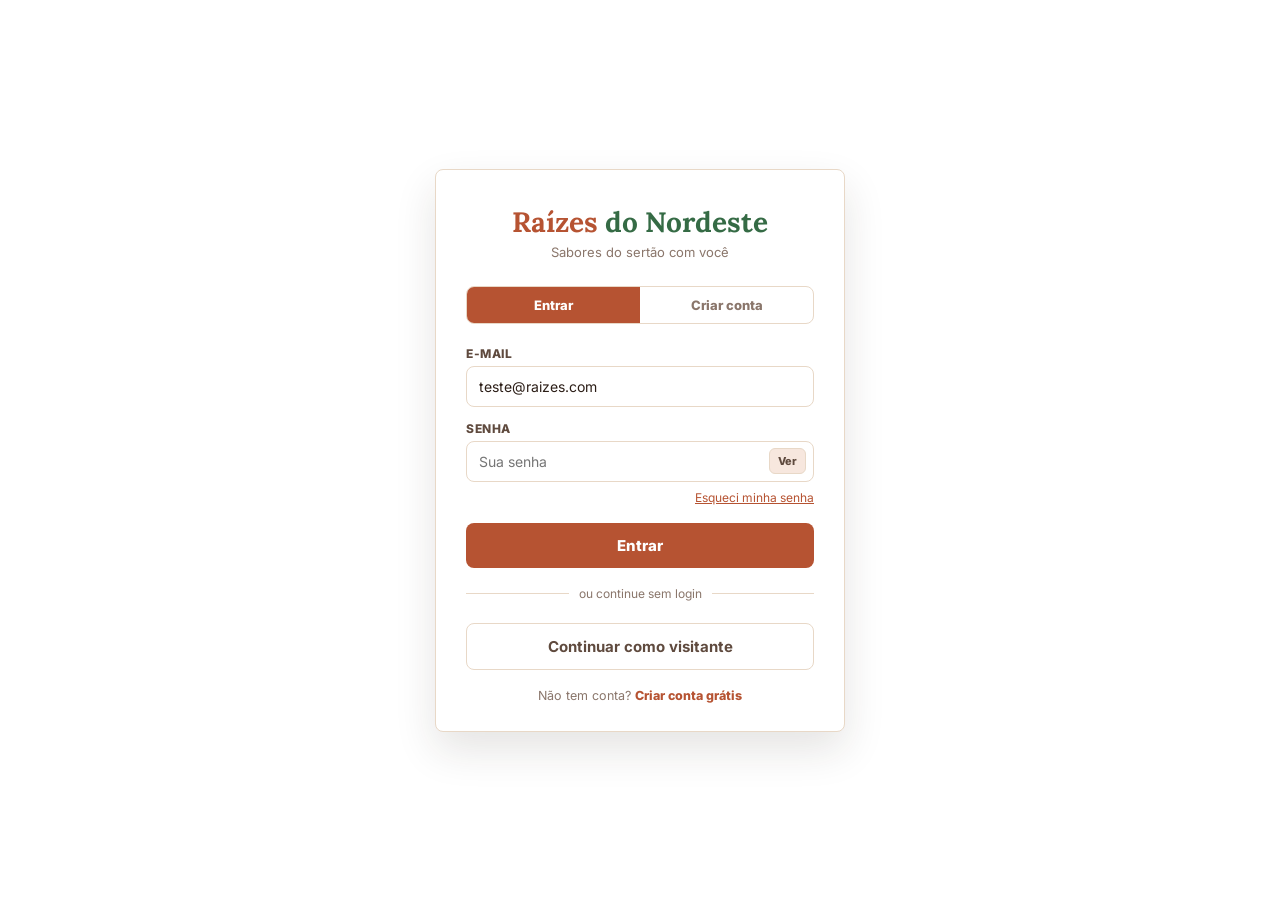
<file: index.html>
<!DOCTYPE html>
<html lang="pt-BR">
<head>
  <meta charset="UTF-8" />
  <meta name="viewport" content="width=device-width, initial-scale=1.0" />
  <title>Raízes do Nordeste</title>
  <link rel="preconnect" href="https://fonts.googleapis.com" />
  <link href="https://fonts.googleapis.com/css2?family=Lora:wght@600;700&family=Inter:wght@400;500;600;700&display=swap" rel="stylesheet" />
  <link rel="stylesheet" href="css/style.css?v=5" />
</head>
<body>
  <div class="lgpd-bar" id="lgpdBar">
    <span>
      <strong>LGPD:</strong> usamos cookies e alguns dados para pedidos, pagamento e fidelidade.
      <a href="pages/privacidade.html" target="_blank">Ver política de privacidade</a>
    </span>
    <div class="lgpd-actions">
      <button onclick="aceitarLGPD()">Aceitar todos</button>
      <button class="lgpd-skip" onclick="aceitarLGPD()">Só essenciais</button>
    </div>
  </div>

  <nav class="navbar">
    <div class="nav-logo">Raízes <span>do Nordeste</span></div>
    <div class="nav-right">
      <button class="nav-usuario" id="navUsuario" onclick="abrirPerfilUsuario()">Perfil</button>
      <div class="nav-points" id="navPoints">240 pts</div>
      <button class="nav-cart-btn" onclick="abrirCarrinho()">
        Carrinho <span class="cart-badge" id="cartBadge">0</span>
      </button>
      <button class="nav-menu-btn" onclick="toggleMenu()" aria-label="Abrir menu">Menu</button>
    </div>
  </nav>

  <div class="canal-bar">
    <button class="canal-tab active" id="tab-App" onclick="setCanal('App')">App</button>
    <button class="canal-tab" id="tab-Web" onclick="setCanal('Web')">Web</button>
    <button class="canal-tab" id="tab-Totem" onclick="setCanal('Totem')">Totem</button>
  </div>

  <div class="totem-banner" id="totemBanner" style="display:none">
    <strong>Modo Totem</strong> - Retirar no balcão ou comer aqui?
    <button onclick="setTotemModo('balcao')">Balcão</button>
    <button onclick="setTotemModo('mesa')">Mesa</button>
  </div>

  <div class="promo-banner">
    <strong>Combo Família com 15% OFF</strong> - só até domingo. Código: <strong>RAIZES15</strong>
  </div>

  <main class="main" id="mainContent">
    <div class="fidelidade-bar">
      <div>
        <div class="fid-pts" id="fidPoints">0 pts</div>
        <div class="fid-sub">Resgate a partir de 200 pts</div>
      </div>
      <div>
        <p class="fid-title">Programa Raízes Fiel</p>
        <p class="fid-desc">Cada R$ 1 gasto = 1 ponto. Troque por descontos e brindes.</p>
      </div>
      <button class="fid-btn" onclick="alert('Resgate em breve disponível!')">Resgatar</button>
    </div>

    <div class="section-label">Selecione a unidade</div>
    <div class="unit-row" id="unitRow"></div>

    <div class="section-label">Categorias</div>
    <div class="cat-row" id="catRow"></div>

    <div class="search-wrap">
      <input type="text" id="searchInput" placeholder="Buscar no cardápio..." oninput="filtrarCardapio()" />
    </div>

    <div class="grid" id="produtosGrid"></div>
  </main>

  <div class="status-screen" id="statusScreen" style="display:none">
    <img class="status-img" src="assets/img/pedido-pronto.svg" alt="Pedido pronto" />
    <h2>Pedido confirmado!</h2>
    <p class="status-sub">Acompanhe o status em tempo real</p>
    <div class="status-track" id="statusTrack"></div>
    <p class="status-note" id="statusNote">Atualizando automaticamente...</p>
    <button class="back-btn" onclick="voltarMenu()">Fazer novo pedido</button>
  </div>

  <div class="overlay" id="overlay" onclick="fecharCarrinho()"></div>

  <div class="drawer" id="drawer">
    <div class="drawer-head">
      <h3>Seu pedido</h3>
      <button class="close-btn" onclick="fecharCarrinho()" aria-label="Fechar carrinho">x</button>
    </div>
    <div class="cart-items" id="cartItems"></div>
    <div class="cart-footer" id="cartFooter"></div>
  </div>

  <script src="js/auth.js?v=5"></script>
  <script src="js/dados.js?v=5"></script>
  <script src="js/carrinho.js?v=5"></script>
  <script src="js/app.js?v=5"></script>
</body>
</html>
</file>
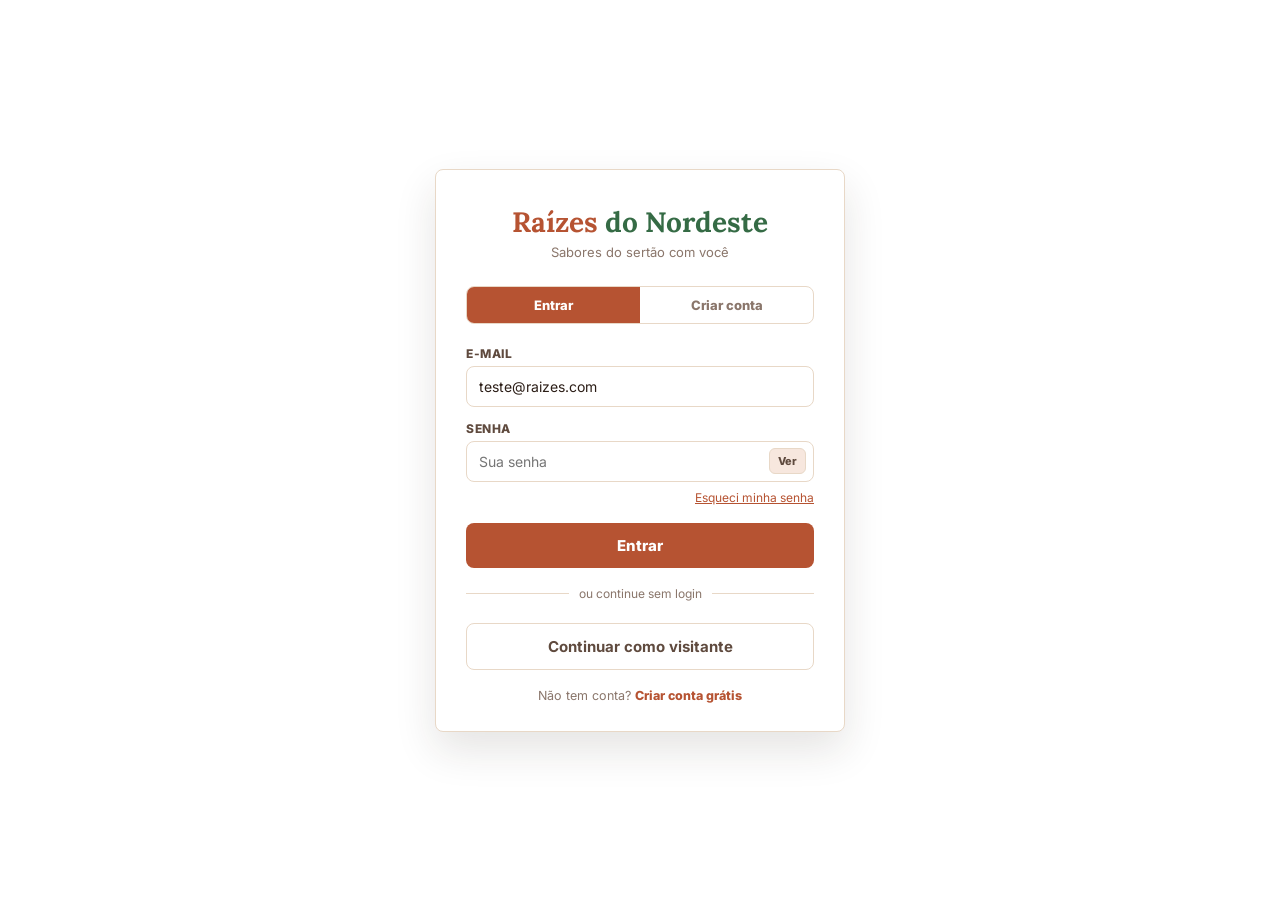
<file: pages/login.html>
<!DOCTYPE html>
<html lang="pt-BR">
<head>
  <meta charset="UTF-8" />
  <meta name="viewport" content="width=device-width, initial-scale=1.0" />
  <title>Login - Raízes do Nordeste</title>
  <link rel="preconnect" href="https://fonts.googleapis.com" />
  <link href="https://fonts.googleapis.com/css2?family=Lora:wght@600;700&family=Inter:wght@400;500;600;700&display=swap" rel="stylesheet" />
  <style>
    *, *::before, *::after { box-sizing: border-box; margin: 0; padding: 0; }
    :root {
      --bg: #ffffff;
      --card: #ffffff;
      --primary: #B65332;
      --primary-dk: #8F3A25;
      --primary-lt: #F7E7DE;
      --accent: #C9902E;
      --green: #356B45;
      --green-lt: #E7F0E8;
      --red-err: #b23b2a;
      --red-lt: #f8ded1;
      --text: #2B1D16;
      --text2: #5F4A3E;
      --text3: #8A766B;
      --border: #E8D8C7;
      --font-display: 'Lora', Georgia, serif;
      --font-body: 'Inter', system-ui, sans-serif;
      --radius: 8px;
      --shadow: 0 18px 42px rgba(43,29,22,.12);
      --transition: 0.2s ease;
    }
    body {
      font-family: var(--font-body);
      background: var(--bg);
      color: var(--text);
      min-height: 100vh;
      display: flex;
      align-items: center;
      justify-content: center;
      padding: 24px 16px;
    }
    button, input { font: inherit; }
    button { cursor: pointer; }
    .card {
      background: var(--card);
      border-radius: var(--radius);
      border: 1px solid var(--border);
      box-shadow: var(--shadow);
      padding: 34px 30px 28px;
      width: 100%;
      max-width: 410px;
      animation: slideUp .3s ease both;
    }
    @keyframes slideUp {
      from { opacity: 0; transform: translateY(14px); }
      to { opacity: 1; transform: translateY(0); }
    }
    .logo {
      font-family: var(--font-display);
      font-size: 28px;
      font-weight: 700;
      color: var(--primary);
      text-align: center;
      margin-bottom: 4px;
    }
    .logo span { color: var(--green); }
    .logo-sub {
      text-align: center;
      font-size: 13px;
      color: var(--text3);
      margin-bottom: 26px;
    }
    .tabs {
      display: flex;
      border: 1px solid var(--border);
      border-radius: var(--radius);
      overflow: hidden;
      margin-bottom: 22px;
      background: #fff;
    }
    .tab {
      flex: 1;
      padding: 10px;
      text-align: center;
      font-size: 13px;
      font-weight: 800;
      border: none;
      background: transparent;
      color: var(--text3);
      transition: all var(--transition);
    }
    .tab.active { background: var(--primary); color: #fff; }
    .form { display: flex; flex-direction: column; gap: 14px; }
    .field { display: flex; flex-direction: column; gap: 5px; }
    label {
      font-size: 12px;
      font-weight: 800;
      color: var(--text2);
      text-transform: uppercase;
      letter-spacing: .5px;
    }
    .input-wrap { position: relative; }
    input[type="text"],
    input[type="email"],
    input[type="password"],
    input[type="tel"] {
      width: 100%;
      padding: 11px 42px 11px 12px;
      border: 1.5px solid var(--border);
      border-radius: var(--radius);
      font-size: 14px;
      color: var(--text);
      background: #fff;
      outline: none;
      transition: border-color var(--transition), box-shadow var(--transition);
    }
    input:focus {
      border-color: var(--primary);
      box-shadow: 0 0 0 3px rgba(182,83,50,.12);
    }
    input.erro {
      border-color: var(--red-err);
      box-shadow: 0 0 0 3px rgba(178,59,42,.12);
    }
    .msg-erro {
      font-size: 11.5px;
      color: var(--red-err);
      display: none;
      padding-left: 2px;
    }
    .msg-erro.visivel { display: block; }
    .toggle-senha {
      position: absolute;
      right: 8px;
      top: 50%;
      transform: translateY(-50%);
      background: #F7E7DE;
      border: 1px solid var(--border);
      border-radius: 6px;
      padding: 5px 8px;
      font-size: 11px;
      font-weight: 800;
      color: var(--text2);
    }
    .forca-wrap { display: none; flex-direction: column; gap: 4px; }
    .forca-wrap.visivel { display: flex; }
    .forca-barra {
      height: 5px;
      border-radius: 5px;
      background: rgba(223,179,111,.65);
      overflow: hidden;
    }
    .forca-fill {
      height: 100%;
      border-radius: 5px;
      width: 0%;
      transition: width .3s, background .3s;
    }
    .forca-label { font-size: 11px; color: var(--text3); }
    .forgot {
      text-align: right;
      font-size: 12px;
      color: var(--primary);
      cursor: pointer;
      text-decoration: underline;
      margin-top: -6px;
    }
    .btn-principal {
      width: 100%;
      background: var(--primary);
      color: #fff;
      border: none;
      padding: 13px;
      border-radius: var(--radius);
      font-size: 15px;
      font-weight: 800;
      transition: background var(--transition), transform var(--transition);
      margin-top: 4px;
      display: flex;
      align-items: center;
      justify-content: center;
      gap: 8px;
    }
    .btn-principal:hover { background: var(--primary-dk); }
    .btn-principal:active { transform: scale(.98); }
    .btn-principal.loading { opacity: .72; cursor: wait; }
    .spinner {
      width: 16px;
      height: 16px;
      border: 2px solid rgba(255,255,255,.45);
      border-top-color: #fff;
      border-radius: 50%;
      animation: spin .6s linear infinite;
      display: none;
    }
    .btn-principal.loading .spinner { display: block; }
    .btn-principal.loading .btn-texto { display: none; }
    @keyframes spin { to { transform: rotate(360deg); } }
    .divisor {
      display: flex;
      align-items: center;
      gap: 10px;
      color: var(--text3);
      font-size: 12px;
      margin: 4px 0;
    }
    .divisor::before,
    .divisor::after {
      content: '';
      flex: 1;
      height: 1px;
      background: var(--border);
    }
    .toast {
      position: fixed;
      bottom: 24px;
      left: 50%;
      transform: translateX(-50%) translateY(80px);
      background: var(--text);
      color: #fff;
      padding: 10px 20px;
      border-radius: var(--radius);
      font-size: 13px;
      font-weight: 700;
      transition: transform .3s ease;
      z-index: 999;
      white-space: nowrap;
    }
    .toast.show { transform: translateX(-50%) translateY(0); }
    .toast.sucesso { background: var(--green); }
    .toast.falha { background: var(--red-err); }
    .lgpd-check {
      display: flex;
      align-items: flex-start;
      gap: 8px;
      font-size: 12px;
      color: var(--text2);
      line-height: 1.5;
    }
    .lgpd-check input[type="checkbox"] {
      width: 16px;
      height: 16px;
      margin-top: 2px;
      padding: 0;
      flex-shrink: 0;
      accent-color: var(--primary);
    }
    .lgpd-check a { color: var(--primary); text-decoration: underline; }
    .card-footer {
      text-align: center;
      font-size: 12.5px;
      color: var(--text3);
      margin-top: 18px;
    }
    .card-footer a {
      color: var(--primary);
      font-weight: 800;
      cursor: pointer;
      text-decoration: none;
    }
    .alerta {
      background: var(--red-lt);
      border: 1px solid #D8B284;
      border-radius: var(--radius);
      padding: 10px 14px;
      font-size: 13px;
      color: var(--red-err);
      display: none;
      margin-bottom: 14px;
    }
    .alerta.visivel { display: block; }
    @media (max-width: 440px) {
      .card { padding: 28px 20px 24px; }
    }
  </style>
</head>
<body>
  <div class="card">
    <div class="logo">Raízes <span>do Nordeste</span></div>
    <p class="logo-sub">Sabores do sertão com você</p>

    <div class="tabs">
      <button class="tab active" id="tabLogin" onclick="mostrarAba('login')">Entrar</button>
      <button class="tab" id="tabCadastro" onclick="mostrarAba('cadastro')">Criar conta</button>
    </div>

    <div class="alerta" id="alertaGeral"></div>

    <form class="form" id="formLogin" onsubmit="submitLogin(event)" novalidate>
      <div class="field">
        <label for="loginEmail">E-mail</label>
        <input type="email" id="loginEmail" placeholder="seu@email.com" oninput="limparErro('loginEmail')" />
        <span class="msg-erro" id="erroLoginEmail">Informe um e-mail válido.</span>
      </div>

      <div class="field">
        <label for="loginSenha">Senha</label>
        <div class="input-wrap">
          <input type="password" id="loginSenha" placeholder="Sua senha" oninput="limparErro('loginSenha')" />
          <button type="button" class="toggle-senha" onclick="toggleSenha('loginSenha', this)">Ver</button>
        </div>
        <span class="msg-erro" id="erroLoginSenha">Informe sua senha.</span>
      </div>

      <p class="forgot" onclick="esqueciSenha()">Esqueci minha senha</p>

      <button type="submit" class="btn-principal" id="btnLogin">
        <span class="spinner"></span>
        <span class="btn-texto">Entrar</span>
      </button>

      <div class="divisor">ou continue sem login</div>

      <button type="button" class="btn-principal" style="background:#fff;color:var(--text2);border:1px solid var(--border);font-weight:700" onclick="entrarSemLogin()">
        <span class="btn-texto">Continuar como visitante</span>
      </button>
    </form>

    <form class="form" id="formCadastro" style="display:none" onsubmit="submitCadastro(event)" novalidate>
      <div class="field">
        <label for="cadNome">Nome completo</label>
        <input type="text" id="cadNome" placeholder="Seu nome completo" oninput="limparErro('cadNome')" />
        <span class="msg-erro" id="erroCadNome">Informe seu nome completo.</span>
      </div>

      <div class="field">
        <label for="cadEmail">E-mail</label>
        <input type="email" id="cadEmail" placeholder="seu@email.com" oninput="limparErro('cadEmail')" />
        <span class="msg-erro" id="erroCadEmail">Informe um e-mail válido.</span>
      </div>

      <div class="field">
        <label for="cadCPF">CPF</label>
        <input type="text" id="cadCPF" placeholder="000.000.000-00" maxlength="14" oninput="mascaraCPF(this); limparErro('cadCPF')" />
        <span class="msg-erro" id="erroCadCPF">Informe um CPF válido com 11 dígitos.</span>
      </div>

      <div class="field">
        <label for="cadTel">Telefone / WhatsApp</label>
        <input type="tel" id="cadTel" placeholder="(00) 00000-0000" maxlength="15" oninput="mascaraTel(this); limparErro('cadTel')" />
        <span class="msg-erro" id="erroCadTel">Informe um telefone válido.</span>
      </div>

      <div class="field">
        <label for="cadSenha">Senha</label>
        <div class="input-wrap">
          <input type="password" id="cadSenha" placeholder="Mínimo 6 caracteres" oninput="verificarForca(this); limparErro('cadSenha')" />
          <button type="button" class="toggle-senha" onclick="toggleSenha('cadSenha', this)">Ver</button>
        </div>
        <div class="forca-wrap" id="forcaWrap">
          <div class="forca-barra"><div class="forca-fill" id="forcaFill"></div></div>
          <span class="forca-label" id="forcaLabel"></span>
        </div>
        <span class="msg-erro" id="erroCadSenha">A senha deve ter pelo menos 6 caracteres.</span>
      </div>

      <div class="field">
        <label for="cadConfSenha">Confirmar senha</label>
        <div class="input-wrap">
          <input type="password" id="cadConfSenha" placeholder="Repita a senha" oninput="limparErro('cadConfSenha')" />
          <button type="button" class="toggle-senha" onclick="toggleSenha('cadConfSenha', this)">Ver</button>
        </div>
        <span class="msg-erro" id="erroCadConfSenha">As senhas não coincidem.</span>
      </div>

      <label class="lgpd-check">
        <input type="checkbox" id="cadLGPD" onchange="limparErro('cadLGPD')" />
        Concordo com a <a href="privacidade.html" target="_blank">Política de Privacidade</a> e o tratamento dos meus dados conforme a <strong>LGPD</strong>.
      </label>
      <span class="msg-erro" id="erroCadLGPD">Você precisa aceitar os termos para continuar.</span>

      <button type="submit" class="btn-principal" id="btnCadastro">
        <span class="spinner"></span>
        <span class="btn-texto">Criar conta</span>
      </button>
    </form>

    <div class="card-footer" id="cardFooterLink">
      Não tem conta?
      <a onclick="mostrarAba('cadastro')">Criar conta grátis</a>
    </div>
  </div>

  <div class="toast" id="toast"></div>

  <script>
    const USUARIO_KEY = "usuarioLogado";

    const USUARIOS = [
      { email: "teste@raizes.com", senha: "123456", nome: "Maria Nordeste" },
      { email: "admin@raizes.com", senha: "admin123", nome: "Admin Raízes" },
    ];

    function salvarUsuario(usuario) {
      const dados = JSON.stringify(usuario);
      localStorage.setItem(USUARIO_KEY, dados);
      sessionStorage.setItem(USUARIO_KEY, dados);
      return `../index.html?usuario=${encodeURIComponent(dados)}`;
    }

    function mostrarAba(aba) {
      const isLogin = aba === "login";
      document.getElementById("formLogin").style.display = isLogin ? "flex" : "none";
      document.getElementById("formCadastro").style.display = isLogin ? "none" : "flex";
      document.getElementById("tabLogin").classList.toggle("active", isLogin);
      document.getElementById("tabCadastro").classList.toggle("active", !isLogin);
      document.getElementById("cardFooterLink").innerHTML = isLogin
        ? `Não tem conta? <a onclick="mostrarAba('cadastro')">Criar conta grátis</a>`
        : `Já tem conta? <a onclick="mostrarAba('login')">Entrar</a>`;
      document.getElementById("alertaGeral").classList.remove("visivel");
    }

    function submitLogin(e) {
      e.preventDefault();
      let valido = true;
      const email = document.getElementById("loginEmail").value.trim();
      const senha = document.getElementById("loginSenha").value;

      if (!validarEmail(email)) { mostrarErro("loginEmail", "erroLoginEmail"); valido = false; }
      if (!senha) { mostrarErro("loginSenha", "erroLoginSenha"); valido = false; }
      if (!valido) return;

      setLoading("btnLogin", true);
      setTimeout(() => {
        setLoading("btnLogin", false);
        const usuario = USUARIOS.find(u => u.email === email && u.senha === senha);
        if (usuario) {
          const destino = salvarUsuario({
            nome: usuario.nome,
            email: usuario.email,
            pontos: 240,
          });
          mostrarToast(`Bem-vindo(a), ${usuario.nome.split(" ")[0]}!`, "sucesso");
          setTimeout(() => { window.location.href = destino; }, 900);
        } else {
          const alerta = document.getElementById("alertaGeral");
          alerta.textContent = "E-mail ou senha incorretos. Tente novamente.";
          alerta.classList.add("visivel");
        }
      }, 900);
    }

    function submitCadastro(e) {
      e.preventDefault();
      let valido = true;
      const nome = document.getElementById("cadNome").value.trim();
      const email = document.getElementById("cadEmail").value.trim();
      const cpf = document.getElementById("cadCPF").value.replace(/\D/g,"");
      const tel = document.getElementById("cadTel").value.replace(/\D/g,"");
      const senha = document.getElementById("cadSenha").value;
      const confSenha = document.getElementById("cadConfSenha").value;
      const lgpd = document.getElementById("cadLGPD").checked;

      if (nome.split(" ").length < 2) { mostrarErro("cadNome", "erroCadNome"); valido = false; }
      if (!validarEmail(email)) { mostrarErro("cadEmail", "erroCadEmail"); valido = false; }
      if (cpf.length !== 11) { mostrarErro("cadCPF", "erroCadCPF"); valido = false; }
      if (tel.length < 10) { mostrarErro("cadTel", "erroCadTel"); valido = false; }
      if (senha.length < 6) { mostrarErro("cadSenha", "erroCadSenha"); valido = false; }
      if (senha !== confSenha) { mostrarErro("cadConfSenha", "erroCadConfSenha"); valido = false; }
      if (!lgpd) { mostrarErro("cadLGPD", "erroCadLGPD"); valido = false; }
      if (!valido) return;

      setLoading("btnCadastro", true);
      setTimeout(() => {
        setLoading("btnCadastro", false);
        const destino = salvarUsuario({ nome, email, pontos: 0 });
        mostrarToast("Conta criada com sucesso!", "sucesso");
        setTimeout(() => { window.location.href = destino; }, 900);
      }, 1000);
    }

    function entrarSemLogin() {
      const destino = salvarUsuario({
        nome: "Visitante",
        email: "",
        pontos: 0,
      });
      window.location.href = destino;
    }

    function mostrarErro(inputId, erroId) {
      document.getElementById(inputId).classList.add("erro");
      document.getElementById(erroId).classList.add("visivel");
    }
    function limparErro(inputId) {
      const el = document.getElementById(inputId);
      if (!el) return;
      el.classList.remove("erro");
      const erroId = "erro" + inputId.charAt(0).toUpperCase() + inputId.slice(1);
      document.getElementById(erroId)?.classList.remove("visivel");
    }
    function setLoading(btnId, on) {
      document.getElementById(btnId).classList.toggle("loading", on);
    }
    function validarEmail(email) {
      return /^[^\s@]+@[^\s@]+\.[^\s@]+$/.test(email);
    }
    function toggleSenha(inputId, btn) {
      const input = document.getElementById(inputId);
      const visivel = input.type === "text";
      input.type = visivel ? "password" : "text";
      btn.textContent = visivel ? "Ver" : "Ocultar";
    }
    function esqueciSenha() {
      mostrarToast("Enviamos um link de recuperação para seu e-mail.", "sucesso");
    }
    function verificarForca(input) {
      const senha = input.value;
      const wrap = document.getElementById("forcaWrap");
      const fill = document.getElementById("forcaFill");
      const label = document.getElementById("forcaLabel");
      if (!senha) { wrap.classList.remove("visivel"); return; }
      wrap.classList.add("visivel");

      let forca = 0;
      if (senha.length >= 6) forca++;
      if (senha.length >= 10) forca++;
      if (/[A-Z]/.test(senha)) forca++;
      if (/[0-9]/.test(senha)) forca++;
      if (/[^A-Za-z0-9]/.test(senha)) forca++;

      const configs = [
        { pct:"20%", cor:"#b23b2a", txt:"Muito fraca" },
        { pct:"40%", cor:"#C9902E", txt:"Fraca" },
        { pct:"60%", cor:"#d6b94c", txt:"Razoável" },
        { pct:"80%", cor:"#4f9b61", txt:"Forte" },
        { pct:"100%", cor:"#356B45", txt:"Muito forte" },
      ];
      const c = configs[forca - 1] || configs[0];
      fill.style.width = c.pct;
      fill.style.background = c.cor;
      label.textContent = c.txt;
      label.style.color = c.cor;
    }
    function mascaraCPF(input) {
      let v = input.value.replace(/\D/g,"").slice(0,11);
      v = v.replace(/(\d{3})(\d)/,"$1.$2");
      v = v.replace(/(\d{3})(\d)/,"$1.$2");
      v = v.replace(/(\d{3})(\d{1,2})$/,"$1-$2");
      input.value = v;
    }
    function mascaraTel(input) {
      let v = input.value.replace(/\D/g,"").slice(0,11);
      if (v.length <= 10) v = v.replace(/(\d{2})(\d)/,"($1) $2").replace(/(\d{4})(\d)/,"$1-$2");
      else v = v.replace(/(\d{2})(\d)/,"($1) $2").replace(/(\d{5})(\d)/,"$1-$2");
      input.value = v;
    }
    function mostrarToast(msg, tipo="") {
      const toast = document.getElementById("toast");
      toast.textContent = msg;
      toast.className = "toast " + tipo;
      toast.classList.add("show");
      setTimeout(() => toast.classList.remove("show"), 3000);
    }

    document.getElementById("loginEmail").value = "teste@raizes.com";
  </script>
</body>
</html>
</file>
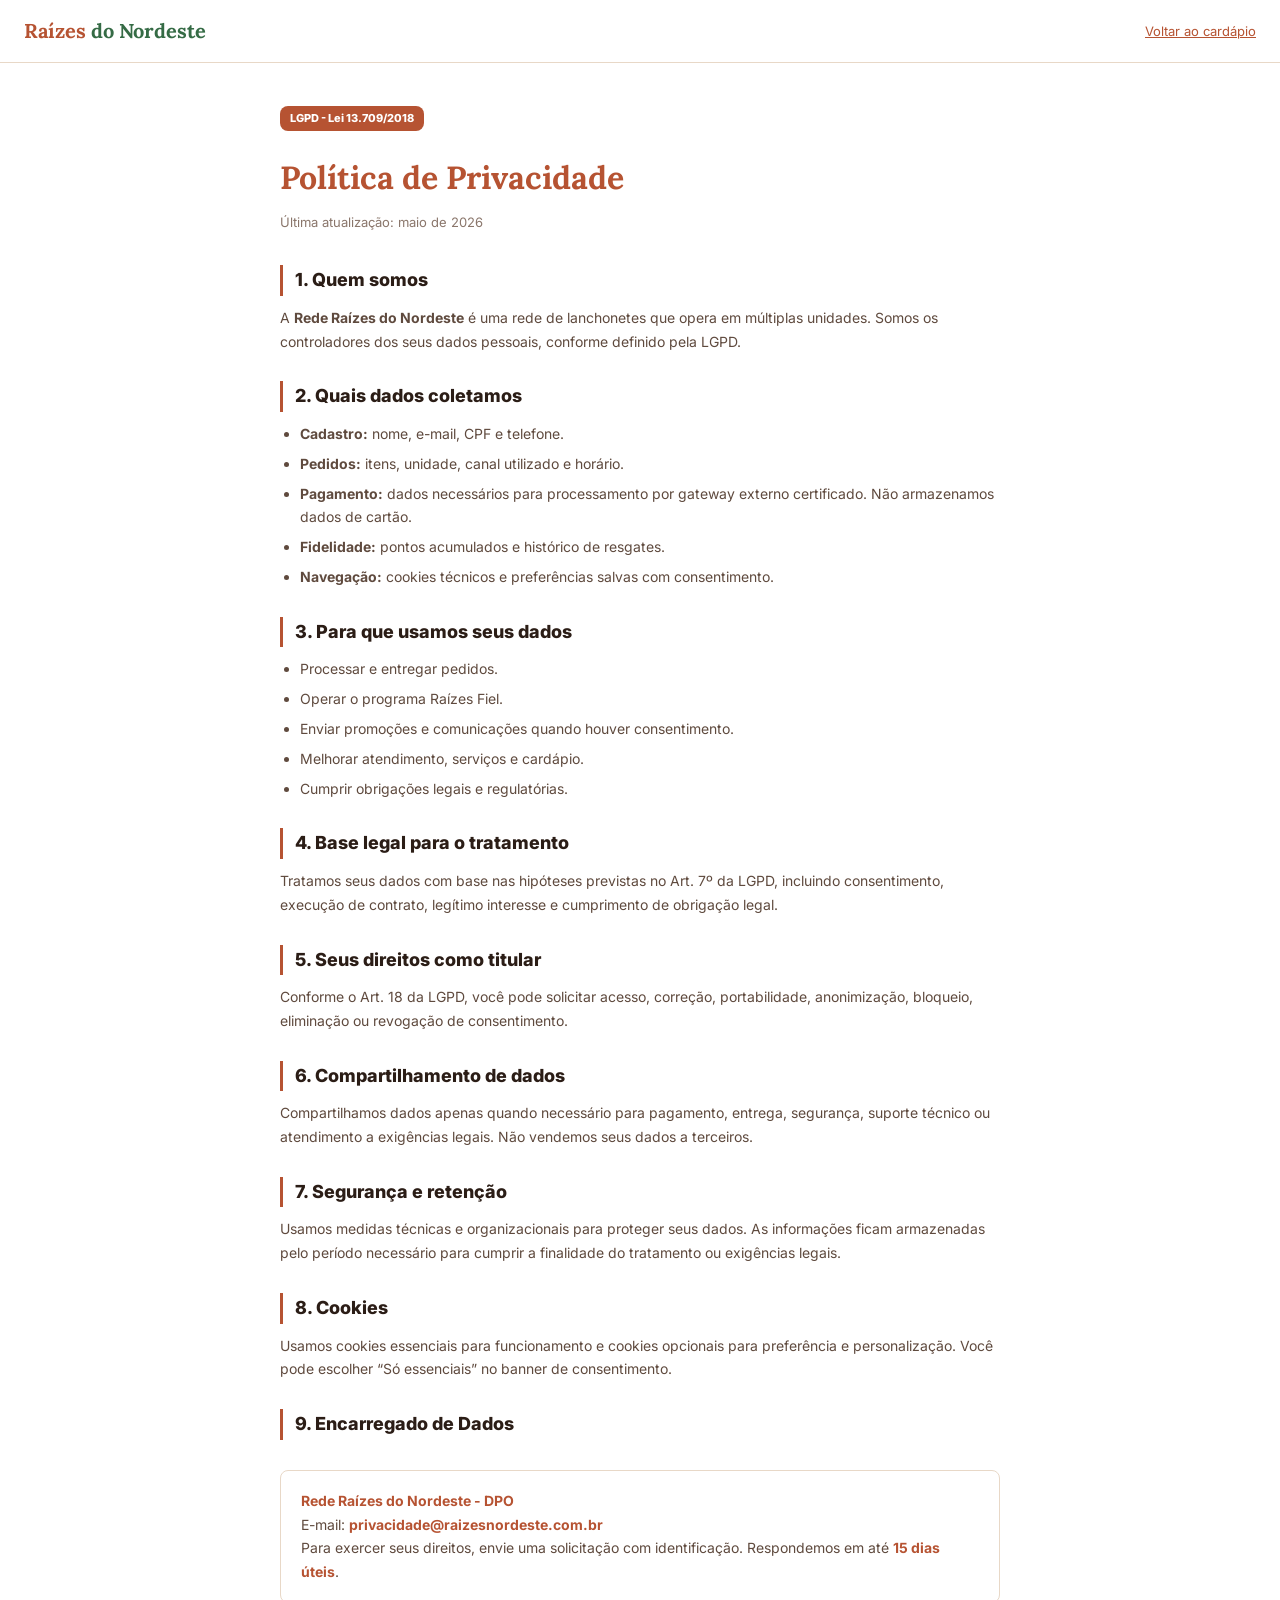
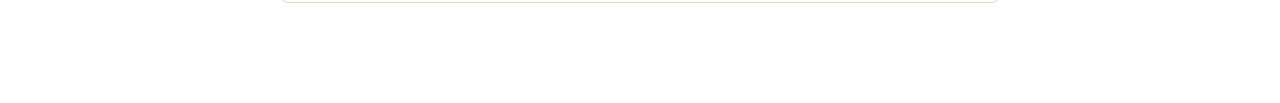
<file: pages/privacidade.html>
<!DOCTYPE html>
<html lang="pt-BR">
<head>
  <meta charset="UTF-8" />
  <meta name="viewport" content="width=device-width, initial-scale=1.0" />
  <title>Política de Privacidade - Raízes do Nordeste</title>
  <link rel="preconnect" href="https://fonts.googleapis.com" />
  <link href="https://fonts.googleapis.com/css2?family=Lora:wght@600;700&family=Inter:wght@400;500;600;700&display=swap" rel="stylesheet" />
  <style>
    *, *::before, *::after { box-sizing: border-box; margin: 0; padding: 0; }
    :root {
      --primary: #B65332;
      --accent: #C9902E;
      --text: #2B1D16;
      --text2: #5F4A3E;
      --text3: #8A766B;
      --bg: #ffffff;
      --surface: #ffffff;
      --border: #E8D8C7;
      --font-display: 'Lora', Georgia, serif;
      --font-body: 'Inter', system-ui, sans-serif;
    }
    body {
      font-family: var(--font-body);
      background: var(--bg);
      color: var(--text);
      line-height: 1.7;
    }
    nav {
      background: var(--surface);
      border-bottom: 1px solid var(--border);
      padding: 14px 24px;
      display: flex;
      align-items: center;
      gap: 12px;
    }
    nav a { text-decoration: none; }
    .nav-logo {
      font-family: var(--font-display);
      font-size: 20px;
      color: var(--primary);
      font-weight: 700;
    }
    .nav-logo span { color: #356B45; }
    .back-link {
      font-size: 13px;
      color: var(--primary);
      margin-left: auto;
      text-decoration: underline;
      cursor: pointer;
    }
    .container {
      max-width: 760px;
      margin: 40px auto;
      padding: 0 20px 60px;
    }
    h1 {
      font-family: var(--font-display);
      font-size: 32px;
      font-weight: 700;
      color: var(--primary);
      margin-bottom: 6px;
    }
    .subtitle { font-size: 13px; color: var(--text3); margin-bottom: 32px; }
    h2 {
      font-size: 18px;
      font-weight: 800;
      color: var(--text);
      margin: 28px 0 10px;
      border-left: 3px solid var(--primary);
      padding-left: 12px;
    }
    p { font-size: 14px; color: var(--text2); margin-bottom: 10px; }
    ul { padding-left: 20px; margin-bottom: 10px; }
    li { font-size: 14px; color: var(--text2); margin-bottom: 6px; }
    .badge {
      display: inline-block;
      background: var(--primary);
      color: #fff;
      font-size: 11px;
      font-weight: 800;
      padding: 3px 10px;
      border-radius: 8px;
      margin-bottom: 20px;
    }
    .contato-box {
      background: var(--surface);
      border: 1px solid var(--border);
      border-radius: 8px;
      padding: 18px 20px;
      margin-top: 30px;
    }
    .contato-box p { margin: 0; }
    .contato-box strong { color: var(--primary); }
  </style>
</head>
<body>
  <nav>
    <a href="../index.html"><div class="nav-logo">Raízes <span>do Nordeste</span></div></a>
    <a class="back-link" href="../index.html">Voltar ao cardápio</a>
  </nav>

  <div class="container">
    <span class="badge">LGPD - Lei 13.709/2018</span>
    <h1>Política de Privacidade</h1>
    <p class="subtitle">Última atualização: maio de 2026</p>

    <h2>1. Quem somos</h2>
    <p>A <strong>Rede Raízes do Nordeste</strong> é uma rede de lanchonetes que opera em múltiplas unidades. Somos os controladores dos seus dados pessoais, conforme definido pela LGPD.</p>

    <h2>2. Quais dados coletamos</h2>
    <ul>
      <li><strong>Cadastro:</strong> nome, e-mail, CPF e telefone.</li>
      <li><strong>Pedidos:</strong> itens, unidade, canal utilizado e horário.</li>
      <li><strong>Pagamento:</strong> dados necessários para processamento por gateway externo certificado. Não armazenamos dados de cartão.</li>
      <li><strong>Fidelidade:</strong> pontos acumulados e histórico de resgates.</li>
      <li><strong>Navegação:</strong> cookies técnicos e preferências salvas com consentimento.</li>
    </ul>

    <h2>3. Para que usamos seus dados</h2>
    <ul>
      <li>Processar e entregar pedidos.</li>
      <li>Operar o programa Raízes Fiel.</li>
      <li>Enviar promoções e comunicações quando houver consentimento.</li>
      <li>Melhorar atendimento, serviços e cardápio.</li>
      <li>Cumprir obrigações legais e regulatórias.</li>
    </ul>

    <h2>4. Base legal para o tratamento</h2>
    <p>Tratamos seus dados com base nas hipóteses previstas no Art. 7º da LGPD, incluindo consentimento, execução de contrato, legítimo interesse e cumprimento de obrigação legal.</p>

    <h2>5. Seus direitos como titular</h2>
    <p>Conforme o Art. 18 da LGPD, você pode solicitar acesso, correção, portabilidade, anonimização, bloqueio, eliminação ou revogação de consentimento.</p>

    <h2>6. Compartilhamento de dados</h2>
    <p>Compartilhamos dados apenas quando necessário para pagamento, entrega, segurança, suporte técnico ou atendimento a exigências legais. Não vendemos seus dados a terceiros.</p>

    <h2>7. Segurança e retenção</h2>
    <p>Usamos medidas técnicas e organizacionais para proteger seus dados. As informações ficam armazenadas pelo período necessário para cumprir a finalidade do tratamento ou exigências legais.</p>

    <h2>8. Cookies</h2>
    <p>Usamos cookies essenciais para funcionamento e cookies opcionais para preferência e personalização. Você pode escolher “Só essenciais” no banner de consentimento.</p>

    <h2>9. Encarregado de Dados</h2>
    <div class="contato-box">
      <p><strong>Rede Raízes do Nordeste - DPO</strong><br>
      E-mail: <strong>privacidade@raizesnordeste.com.br</strong><br>
      Para exercer seus direitos, envie uma solicitação com identificação. Respondemos em até <strong>15 dias úteis</strong>.</p>
    </div>
  </div>
</body>
</html>
</file>
<file: css/style.css>
*, *::before, *::after { box-sizing: border-box; margin: 0; padding: 0; }

:root {
  --bg: #ffffff;
  --surface: #ffffff;
  --card: #ffffff;
  --primary: #B65332;
  --primary-dk: #8F3A25;
  --primary-lt: #F7E7DE;
  --accent: #C9902E;
  --accent-lt: #FBF1D9;
  --green: #356B45;
  --green-lt: #E7F0E8;
  --text: #2B1D16;
  --text2: #5F4A3E;
  --text3: #8A766B;
  --border: #E8D8C7;
  --shadow-sm: 0 1px 4px rgba(43,29,22,.05);
  --shadow-md: 0 10px 24px rgba(43,29,22,.10);
  --shadow-lg: 0 18px 42px rgba(43,29,22,.16);
  --radius: 8px;
  --radius-sm: 6px;
  --font-display: 'Lora', Georgia, serif;
  --font-body: 'Inter', system-ui, sans-serif;
  --transition: 0.2s ease;
}

html { scroll-behavior: smooth; }
body {
  font-family: var(--font-body);
  background: var(--bg);
  color: var(--text);
  min-height: 100vh;
  -webkit-font-smoothing: antialiased;
}

button, input { font: inherit; }
button { cursor: pointer; }

.lgpd-bar {
  background: #2B1D16;
  color: #ffffff;
  padding: 10px 16px;
  display: flex;
  align-items: center;
  justify-content: center;
  gap: 12px;
  flex-wrap: wrap;
  font-size: 12.5px;
  line-height: 1.5;
}
.lgpd-bar a { color: #F1C87D; text-decoration: underline; }
.lgpd-actions { display: flex; gap: 8px; flex-shrink: 0; }
.lgpd-actions button {
  background: var(--accent);
  color: #fff;
  border: none;
  padding: 6px 14px;
  border-radius: var(--radius-sm);
  font-size: 12px;
  font-weight: 700;
  transition: background var(--transition);
}
.lgpd-actions button:hover { background: var(--primary); }
.lgpd-skip {
  background: transparent !important;
  border: 1px solid rgba(255,255,255,.35) !important;
  color: rgba(255,255,255,.78) !important;
}

.navbar {
  background: rgba(255,255,255,.96);
  border-bottom: 1px solid rgba(232,216,199,.9);
  padding: 0 16px;
  height: 58px;
  display: flex;
  align-items: center;
  justify-content: space-between;
  position: sticky;
  top: 0;
  z-index: 100;
  box-shadow: var(--shadow-sm);
  backdrop-filter: blur(10px);
}
.nav-logo {
  font-family: var(--font-display);
  font-size: 22px;
  font-weight: 700;
  color: var(--primary);
}
.nav-logo span { color: var(--green); }
.nav-right { display: flex; align-items: center; gap: 10px; }
.nav-usuario,
.nav-menu-btn {
  font-size: 13px;
  font-weight: 700;
  color: var(--text2);
  background: #fff;
  border: 1px solid var(--border);
  padding: 7px 12px;
  border-radius: var(--radius-sm);
}
.nav-usuario:hover,
.nav-menu-btn:hover { border-color: var(--primary); color: var(--primary); }
.nav-points {
  font-size: 12px;
  font-weight: 700;
  color: var(--green);
  background: var(--green-lt);
  padding: 6px 10px;
  border-radius: var(--radius-sm);
}
.nav-cart-btn {
  background: var(--primary);
  color: #fff;
  border: none;
  padding: 8px 14px;
  border-radius: var(--radius-sm);
  font-size: 13px;
  font-weight: 700;
  display: flex;
  align-items: center;
  gap: 8px;
  transition: background var(--transition);
}
.nav-cart-btn:hover { background: var(--primary-dk); }
.cart-badge {
  background: #ffffff;
  color: var(--primary);
  border-radius: 999px;
  min-width: 20px;
  height: 20px;
  font-size: 11px;
  font-weight: 800;
  display: inline-flex;
  align-items: center;
  justify-content: center;
  padding: 0 6px;
}
.nav-menu-btn { display: none; }

.canal-bar {
  background: #ffffff;
  border-bottom: 1px solid rgba(232,216,199,.9);
  display: flex;
  justify-content: center;
  padding: 0 8px;
  overflow-x: auto;
}
.canal-tab {
  padding: 11px 22px;
  font-size: 13px;
  font-weight: 700;
  border: none;
  background: none;
  border-bottom: 3px solid transparent;
  color: var(--text3);
  white-space: nowrap;
  transition: all var(--transition);
}
.canal-tab.active {
  color: var(--primary);
  border-bottom-color: var(--primary);
}

.totem-banner {
  background: #2B1D16;
  color: #ffffff;
  padding: 11px 16px;
  font-size: 13px;
  display: flex;
  align-items: center;
  justify-content: center;
  gap: 12px;
  flex-wrap: wrap;
}
.totem-banner button {
  background: var(--accent);
  color: #fff;
  border: none;
  padding: 6px 14px;
  border-radius: var(--radius-sm);
  font-size: 12px;
  font-weight: 700;
}

.promo-banner {
  background: #F7E7DE;
  color: var(--text);
  border-bottom: 1px solid var(--border);
  padding: 11px 16px;
  font-size: 13px;
  text-align: center;
}

.main { max-width: 980px; margin: 0 auto; padding: 18px 16px 28px; }

.fidelidade-bar {
  background: var(--surface);
  border: 1px solid var(--border);
  border-radius: var(--radius);
  padding: 16px;
  display: flex;
  align-items: center;
  gap: 16px;
  margin-bottom: 18px;
  flex-wrap: wrap;
  box-shadow: var(--shadow-sm);
}
.fid-pts {
  font-size: 28px;
  font-weight: 700;
  color: var(--accent);
  font-family: var(--font-display);
}
.fid-sub { font-size: 11px; color: var(--text3); }
.fid-title { font-size: 13px; font-weight: 800; margin-bottom: 2px; }
.fid-desc { font-size: 12px; color: var(--text2); line-height: 1.45; }
.fid-btn {
  margin-left: auto;
  background: var(--green);
  color: #fff;
  border: none;
  padding: 9px 18px;
  border-radius: var(--radius-sm);
  font-size: 13px;
  font-weight: 800;
  transition: background var(--transition);
}
.fid-btn:hover { background: #28583A; }

.section-label {
  font-size: 12px;
  font-weight: 800;
  color: var(--text3);
  text-transform: uppercase;
  letter-spacing: .6px;
  margin: 6px 0 8px;
}

.unit-row,
.cat-row {
  display: flex;
  gap: 8px;
  margin-bottom: 16px;
}
.unit-row { flex-wrap: wrap; }
.cat-row { overflow-x: auto; padding-bottom: 4px; }
.unit-btn,
.cat-btn {
  border: 1px solid var(--border);
  background: #fff;
  padding: 8px 14px;
  border-radius: var(--radius-sm);
  font-size: 12.5px;
  font-weight: 700;
  white-space: nowrap;
  color: var(--text2);
  transition: all var(--transition);
}
.unit-btn:hover,
.cat-btn:hover { border-color: var(--primary); color: var(--primary); }
.unit-btn.active,
.cat-btn.active {
  background: var(--primary);
  color: #fff;
  border-color: var(--primary);
}

.search-wrap { margin-bottom: 16px; }
.search-wrap input {
  width: 100%;
  padding: 12px 14px;
  border: 1px solid var(--border);
  border-radius: var(--radius);
  font-size: 14px;
  background: #fff;
  color: var(--text);
  outline: none;
  transition: border-color var(--transition), box-shadow var(--transition);
}
.search-wrap input:focus {
  border-color: var(--primary);
  box-shadow: 0 0 0 3px rgba(182,83,50,.12);
}

.grid {
  display: grid;
  grid-template-columns: repeat(auto-fill, minmax(215px, 1fr));
  gap: 14px;
}
.produto-card {
  background: var(--card);
  border-radius: var(--radius);
  border: 1px solid rgba(232,216,199,.95);
  overflow: hidden;
  box-shadow: var(--shadow-sm);
  transition: transform var(--transition), box-shadow var(--transition), border-color var(--transition);
  display: flex;
  flex-direction: column;
  animation: slideUp .3s ease both;
}
.produto-card:hover {
  transform: translateY(-3px);
  border-color: var(--accent);
  box-shadow: var(--shadow-md);
}
.card-img {
  width: 100%;
  aspect-ratio: 5 / 3;
  background: var(--accent-lt);
  position: relative;
  overflow: hidden;
}
.card-img img {
  width: 100%;
  height: 100%;
  display: block;
  object-fit: cover;
}
.promo-tag {
  position: absolute;
  top: 8px;
  left: 8px;
  background: var(--green);
  color: #fff;
  font-size: 10px;
  font-weight: 800;
  padding: 3px 8px;
  border-radius: var(--radius-sm);
  letter-spacing: .4px;
  z-index: 1;
}
.card-body {
  padding: 12px;
  flex: 1;
  display: flex;
  flex-direction: column;
}
.card-name {
  font-size: 14px;
  font-weight: 800;
  margin-bottom: 4px;
  color: var(--text);
}
.card-desc {
  font-size: 11.8px;
  color: var(--text3);
  line-height: 1.45;
  flex: 1;
  margin-bottom: 10px;
}
.card-footer {
  display: flex;
  align-items: center;
  justify-content: space-between;
  gap: 10px;
}
.card-price {
  font-size: 17px;
  font-weight: 900;
  color: var(--primary);
  font-family: var(--font-display);
  white-space: nowrap;
}
.card-add-btn {
  background: var(--primary);
  color: #fff;
  border: none;
  padding: 7px 12px;
  border-radius: var(--radius-sm);
  font-size: 12px;
  font-weight: 800;
  transition: background var(--transition), transform var(--transition);
}
.card-add-btn:hover { background: var(--primary-dk); }
.card-add-btn:active { transform: scale(.96); }

.overlay {
  position: fixed;
  inset: 0;
  background: rgba(43,29,22,.48);
  z-index: 200;
  display: none;
  backdrop-filter: blur(2px);
}
.overlay.open { display: block; animation: fadeIn .2s ease; }
.drawer {
  position: fixed;
  top: 0;
  right: 0;
  bottom: 0;
  width: 360px;
  max-width: 95vw;
  background: #ffffff;
  z-index: 201;
  transform: translateX(100%);
  transition: transform .3s cubic-bezier(.4,0,.2,1);
  display: flex;
  flex-direction: column;
  box-shadow: var(--shadow-lg);
}
.drawer.open { transform: translateX(0); }
.drawer-head {
  padding: 16px 18px;
  border-bottom: 1px solid var(--border);
  display: flex;
  justify-content: space-between;
  align-items: center;
  background: #F7E7DE;
}
.drawer-head h3 {
  font-family: var(--font-display);
  font-size: 20px;
  font-weight: 700;
}
.close-btn {
  background: transparent;
  border: none;
  font-size: 20px;
  color: var(--text3);
  line-height: 1;
  padding: 4px 8px;
  border-radius: var(--radius-sm);
}
.close-btn:hover { background: rgba(182,83,50,.12); color: var(--primary); }

.cart-items {
  flex: 1;
  overflow-y: auto;
  padding: 14px;
  display: flex;
  flex-direction: column;
  gap: 10px;
}
.cart-vazio {
  color: var(--text3);
  font-size: 13px;
  text-align: center;
  padding: 30px 0;
}
.cart-item {
  display: flex;
  align-items: center;
  gap: 10px;
  padding: 10px;
  border: 1px solid rgba(232,216,199,.95);
  border-radius: var(--radius);
  background: #fff;
}
.cart-item-img {
  width: 48px;
  height: 48px;
  border-radius: var(--radius-sm);
  object-fit: cover;
  flex-shrink: 0;
}
.cart-item-info { flex: 1; min-width: 0; }
.cart-item-name { font-size: 13px; font-weight: 800; margin-bottom: 2px; }
.cart-item-price { font-size: 12px; color: var(--text3); }
.qty-ctrl { display: flex; align-items: center; gap: 6px; }
.qty-btn {
  background: var(--primary-lt);
  border: none;
  width: 26px;
  height: 26px;
  border-radius: var(--radius-sm);
  font-size: 16px;
  display: flex;
  align-items: center;
  justify-content: center;
  color: var(--primary);
  font-weight: 900;
  line-height: 1;
  transition: background var(--transition);
}
.qty-btn:hover { background: var(--primary); color: #fff; }
.qty-num { font-size: 14px; font-weight: 800; min-width: 18px; text-align: center; }

.cart-footer {
  padding: 16px;
  border-top: 1px solid var(--border);
  background: #fbf7f2;
}
.pay-label {
  font-size: 12px;
  font-weight: 800;
  color: var(--text3);
  text-transform: uppercase;
  letter-spacing: .6px;
  margin-bottom: 8px;
}
.pay-methods {
  display: grid;
  grid-template-columns: 1fr 1fr;
  gap: 6px;
  margin-bottom: 12px;
}
.pay-method {
  border: 1px solid var(--border);
  background: #fff;
  padding: 8px 6px;
  border-radius: var(--radius-sm);
  font-size: 12px;
  font-weight: 700;
  text-align: center;
  color: var(--text2);
  transition: all var(--transition);
}
.pay-method:hover { border-color: var(--primary); }
.pay-method.active {
  border-color: var(--primary);
  background: var(--primary-lt);
  color: var(--primary);
  font-weight: 800;
}
.total-row {
  display: flex;
  justify-content: space-between;
  font-size: 13px;
  margin-bottom: 4px;
  color: var(--text2);
}
.total-row.discount { color: var(--green); font-weight: 800; }
.total-row.big {
  font-size: 20px;
  font-weight: 700;
  color: var(--text);
  margin-top: 8px;
  font-family: var(--font-display);
}
.lgpd-nota {
  font-size: 10.8px;
  color: var(--text3);
  border-top: 1px dashed var(--border);
  padding-top: 10px;
  margin: 10px 0;
  line-height: 1.5;
}
.lgpd-nota a { color: var(--primary); text-decoration: underline; }
.pay-btn {
  width: 100%;
  background: var(--primary);
  color: #fff;
  border: none;
  padding: 13px;
  border-radius: var(--radius-sm);
  font-size: 15px;
  font-weight: 800;
  transition: background var(--transition), transform var(--transition);
}
.pay-btn:hover { background: var(--primary-dk); }
.pay-btn:active { transform: scale(.98); }
.pay-btn:disabled { background: var(--text3); cursor: not-allowed; }

.status-screen {
  max-width: 480px;
  margin: 0 auto;
  padding: 36px 20px;
  text-align: center;
}
.status-img {
  width: min(260px, 82vw);
  border-radius: var(--radius);
  margin-bottom: 16px;
  box-shadow: var(--shadow-sm);
}
.status-screen h2 {
  font-family: var(--font-display);
  font-size: 27px;
  font-weight: 700;
  margin-bottom: 8px;
}
.status-sub { font-size: 14px; color: var(--text2); margin-bottom: 28px; }
.status-track { display: flex; flex-direction: column; gap: 0; max-width: 340px; margin: 0 auto 20px; text-align: left; }
.status-step { display: flex; gap: 14px; align-items: flex-start; }
.step-col { display: flex; flex-direction: column; align-items: center; }
.step-dot {
  width: 34px;
  height: 34px;
  border-radius: 999px;
  display: flex;
  align-items: center;
  justify-content: center;
  font-size: 11px;
  border: 2px solid var(--border);
  background: #fff;
  color: var(--text3);
  flex-shrink: 0;
  font-weight: 900;
  transition: all .4s ease;
}
.step-dot.done { background: var(--green); border-color: var(--green); color: #fff; }
.step-dot.active { background: var(--accent); border-color: var(--accent); color: #fff; animation: pulse 1.3s infinite; }
@keyframes pulse {
  0%,100% { box-shadow: 0 0 0 0 rgba(201,144,46,.35); }
  50% { box-shadow: 0 0 0 9px rgba(201,144,46,0); }
}
.step-line {
  width: 2px;
  flex: 1;
  min-height: 28px;
  background: var(--border);
  transition: background .4s ease;
  margin: 2px 0;
}
.step-line.done { background: var(--green); }
.step-info { padding: 4px 0 20px; }
.step-name { font-size: 14px; font-weight: 800; }
.step-sub { font-size: 12px; color: var(--text3); }
.status-note { font-size: 12px; color: var(--text3); margin-top: 8px; }
.back-btn {
  background: #fff;
  border: 1px solid var(--border);
  padding: 10px 18px;
  border-radius: var(--radius-sm);
  font-size: 14px;
  color: var(--text2);
  margin-top: 20px;
  transition: all var(--transition);
}
.back-btn:hover { border-color: var(--primary); color: var(--primary); }

.empty-state {
  text-align: center;
  padding: 50px 20px;
  color: var(--text3);
}
.empty-state .empty-icon {
  display: inline-block;
  font-weight: 800;
  margin-bottom: 12px;
}
.empty-state p { font-size: 14px; }

@keyframes fadeIn { from { opacity: 0 } to { opacity: 1 } }
@keyframes slideUp { from { opacity: 0; transform: translateY(12px) } to { opacity: 1; transform: translateY(0) } }

@media (max-width: 640px) {
  .navbar { height: auto; min-height: 58px; gap: 10px; }
  .nav-logo { font-size: 20px; }
  .nav-points { display: none; }
  .nav-menu-btn { display: block; }
  .nav-cart-btn { padding: 8px 10px; }
  .fidelidade-bar { gap: 12px; }
  .fid-btn { width: 100%; margin-left: 0; }
  .grid { grid-template-columns: repeat(auto-fill, minmax(160px, 1fr)); gap: 10px; }
  .card-footer { align-items: flex-start; flex-direction: column; }
  .card-add-btn { width: 100%; }
  .drawer { width: 100vw; max-width: 100vw; }
  .promo-banner { font-size: 12px; }
}
</file>
